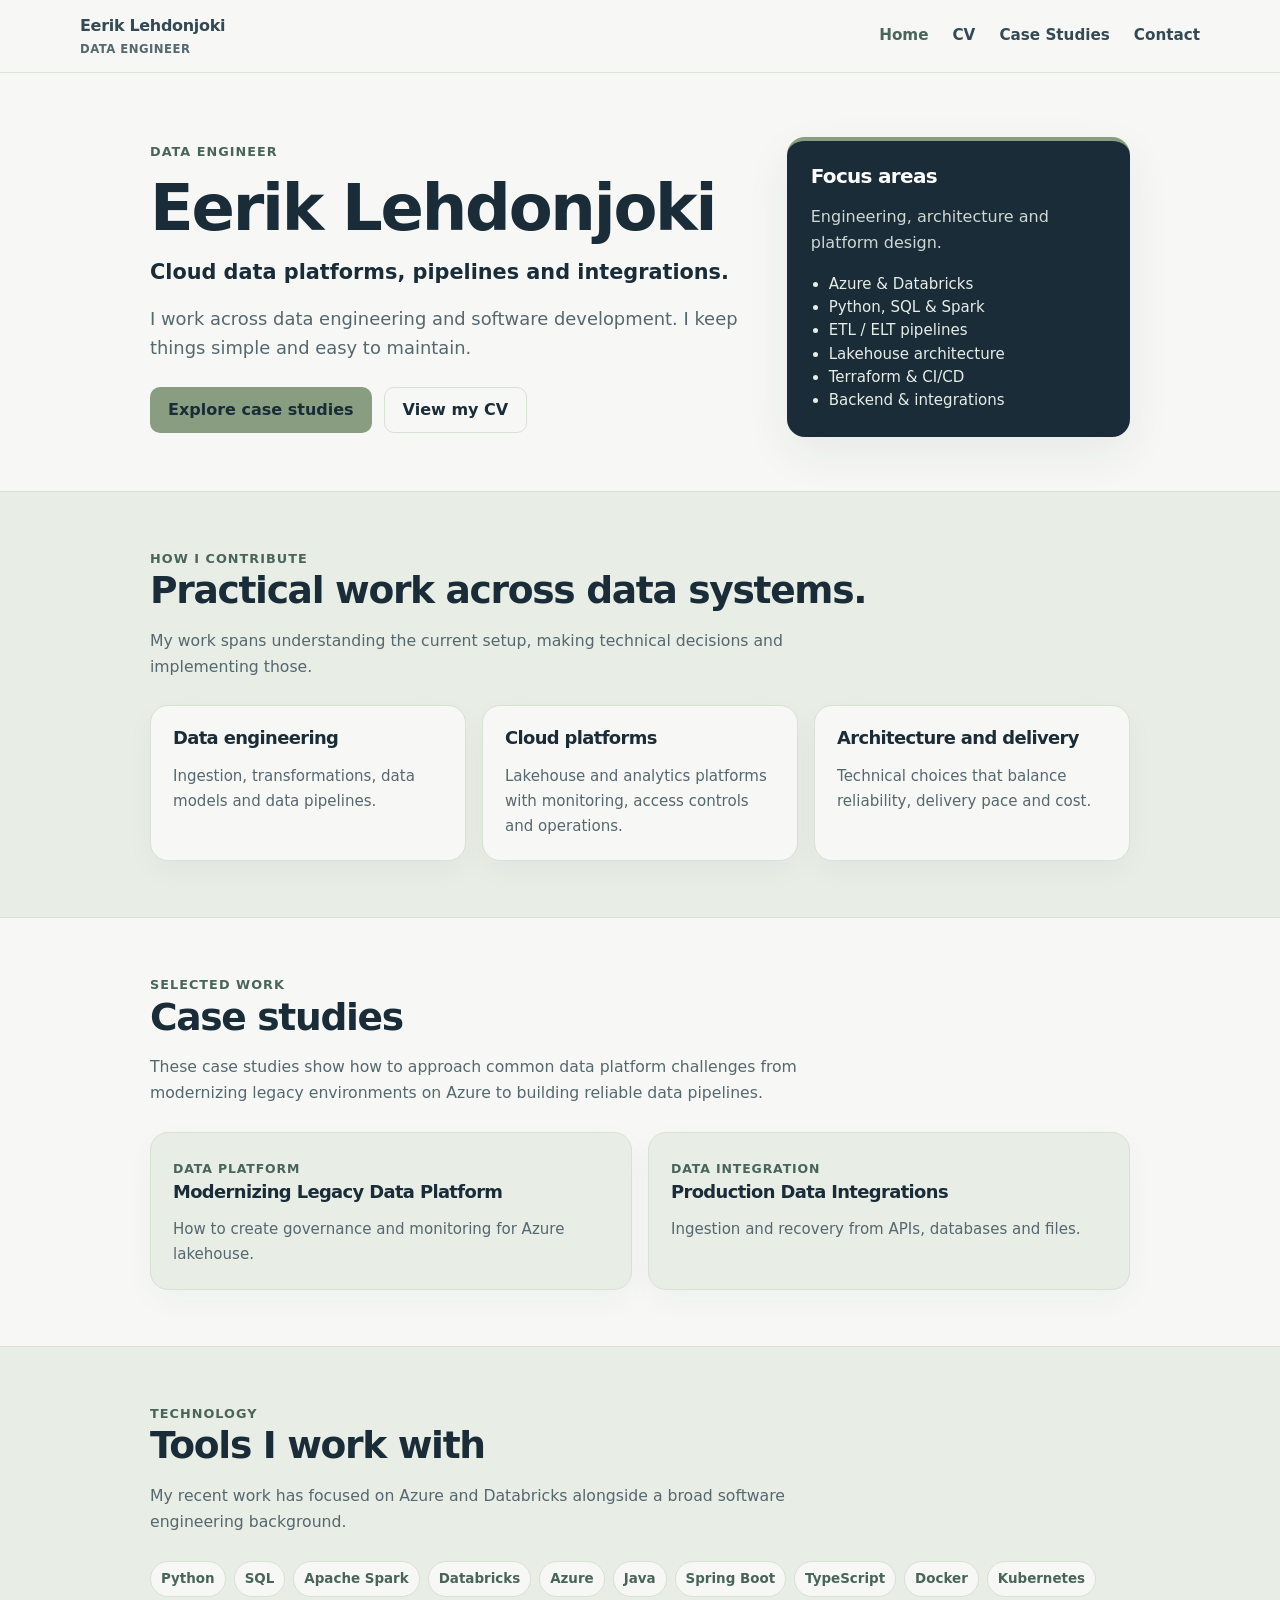
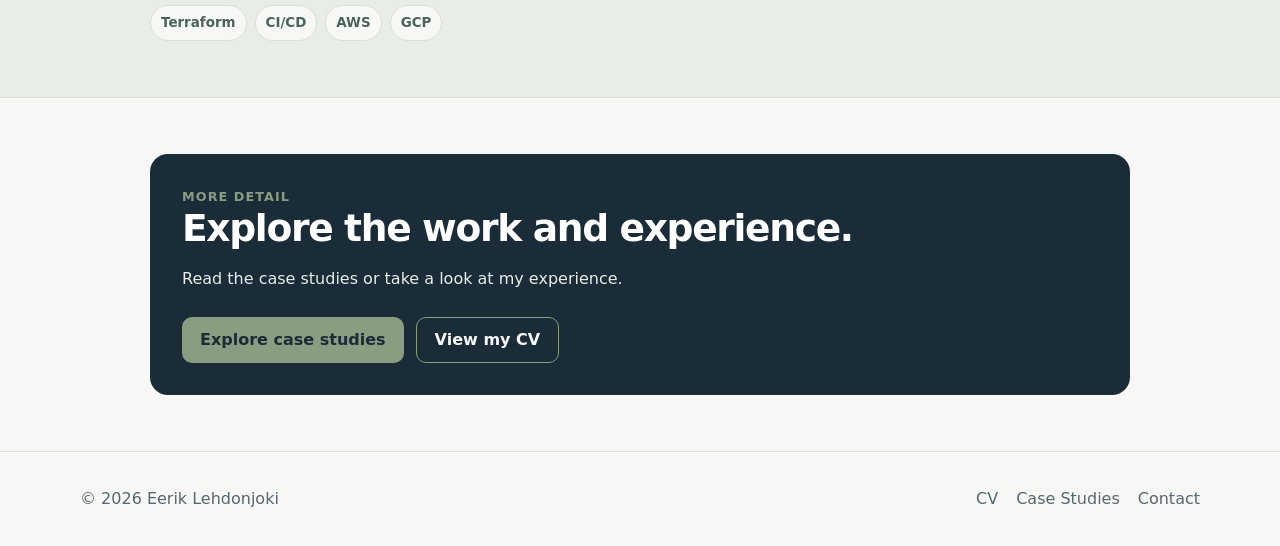
<file: index.html>
<!doctype html>
<html lang="en">
<head>
  <meta charset="utf-8">
  <meta name="viewport" content="width=device-width,initial-scale=1">
  <meta name="description" content="Data Engineer focused on Data platforms, pipelines and integrations.">
  <title>Eerik Lehdonjoki | Data Engineer</title>
  <link rel="icon" type="image/svg+xml" href="favicon.svg">
  <link rel="stylesheet" href="styles.css">
</head>
<body>
<header class="site-header">
  <div class="container nav">
    <a class="brand" href="./">Eerik Lehdonjoki<small>Data Engineer</small></a>
    <button class="menu-button" aria-expanded="false" aria-controls="nav-links">Menu</button>
    <nav id="nav-links" class="nav-links" aria-label="Main navigation">
      <a aria-current="page" href="./">Home</a><a href="cv.html">CV</a><a href="case-studies.html">Case Studies</a><a href="contact.html">Contact</a>
    </nav>
  </div>
</header>

<main class="home-page">
  <section class="hero">
    <div class="container hero-grid">
      <div>
        <div class="eyebrow">Data Engineer</div>
        <h1>Eerik Lehdonjoki</h1>
        <p class="home-specialty">Cloud data platforms, pipelines and integrations.</p>
        <p class="lead">I work across data engineering and software development. I keep things simple and easy to maintain.</p>
        <div class="actions"><a class="button" href="case-studies.html">Explore case studies</a><a class="button secondary" href="cv.html">View my CV</a></div>
      </div>
      <aside class="hero-card">
        <h2>Focus areas</h2>
        <p>Engineering, architecture and platform design.</p>
        <ul><li>Azure & Databricks</li><li>Python, SQL & Spark</li><li>ETL / ELT pipelines</li><li>Lakehouse architecture</li><li>Terraform & CI/CD</li><li>Backend & integrations</li></ul>
      </aside>
    </div>
  </section>

  <section class="section white" aria-labelledby="home-work-heading">
    <div class="container">
      <div class="eyebrow">How I contribute</div><h2 id="home-work-heading">Practical work across data systems.</h2>
      <p class="section-intro">My work spans understanding the current setup, making technical decisions and implementing those.</p>
      <div class="grid-3">
        <article class="card"><h3>Data engineering</h3><p>Ingestion, transformations, data models and data pipelines.</p></article>
        <article class="card"><h3>Cloud platforms</h3><p>Lakehouse and analytics platforms with monitoring, access controls and operations.</p></article>
        <article class="card"><h3>Architecture and delivery</h3><p>Technical choices that balance reliability, delivery pace and cost.</p></article>
      </div>
    </div>
  </section>

  <section class="section" aria-labelledby="home-cases-heading">
    <div class="container">
      <div class="eyebrow">Selected work</div><h2 id="home-cases-heading">Case studies</h2>
      <p class="section-intro">These case studies show how to approach common data platform challenges from modernizing legacy environments on Azure to building reliable data pipelines.</p>
      <div class="grid-2">
        <a class="card card-link" href="case-studies.html#case-modernizing-a-legacy-data-platform-into-an-azure-lakehouse"><span class="kicker">Data platform</span><h3>Modernizing Legacy Data Platform</h3><p>How to create governance and monitoring for Azure lakehouse.</p></a>
        <a class="card card-link" href="case-studies.html#case-production-data-integrations"><span class="kicker">Data integration</span><h3>Production Data Integrations</h3><p>Ingestion and recovery from APIs, databases and files.</p></a>
      </div>
    </div>
  </section>

  <section class="section white" aria-labelledby="home-tech-heading">
    <div class="container">
      <div class="eyebrow">Technology</div><h2 id="home-tech-heading">Tools I work with</h2>
      <p class="section-intro">My recent work has focused on Azure and Databricks alongside a broad software engineering background.</p>
      <div class="tech-list"><span>Python</span><span>SQL</span><span>Apache Spark</span><span>Databricks</span><span>Azure</span><span>Java</span><span>Spring Boot</span><span>TypeScript</span><span>Docker</span><span>Kubernetes</span><span>Terraform</span><span>CI/CD</span><span>AWS</span><span>GCP</span></div>
    </div>
  </section>

  <section class="section">
    <div class="container cta">
      <div class="eyebrow">More detail</div><h2>Explore the work and experience.</h2>
      <p>Read the case studies or take a look at my experience.</p>
      <div class="actions"><a class="button" href="case-studies.html">Explore case studies</a><a class="button secondary" href="cv.html">View my CV</a></div>
    </div>
  </section>
</main>

<footer class="site-footer"><div class="container footer-grid"><span>© 2026 Eerik Lehdonjoki</span><div class="footer-links"><a href="cv.html">CV</a><a href="case-studies.html">Case Studies</a><a href="contact.html">Contact</a></div></div></footer>
<script src="script.js"></script>
</body>
</html>
</file>
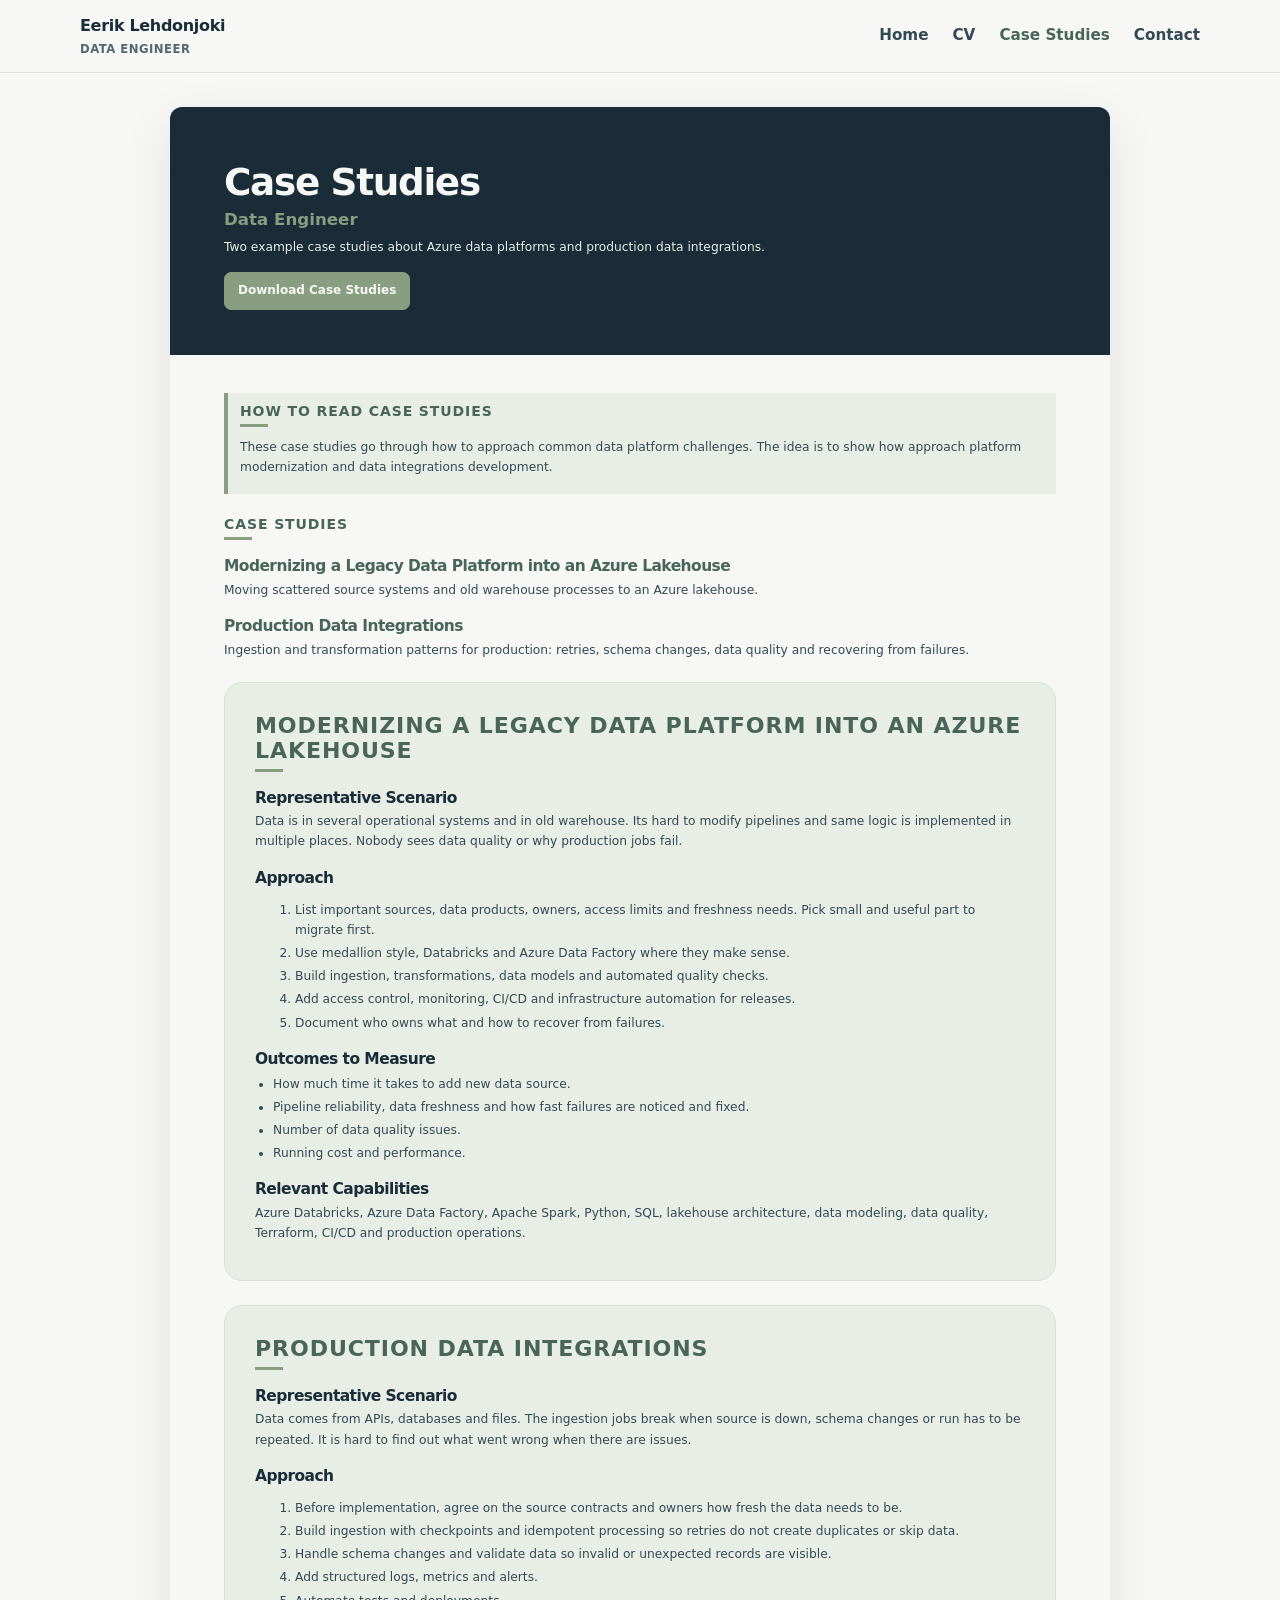
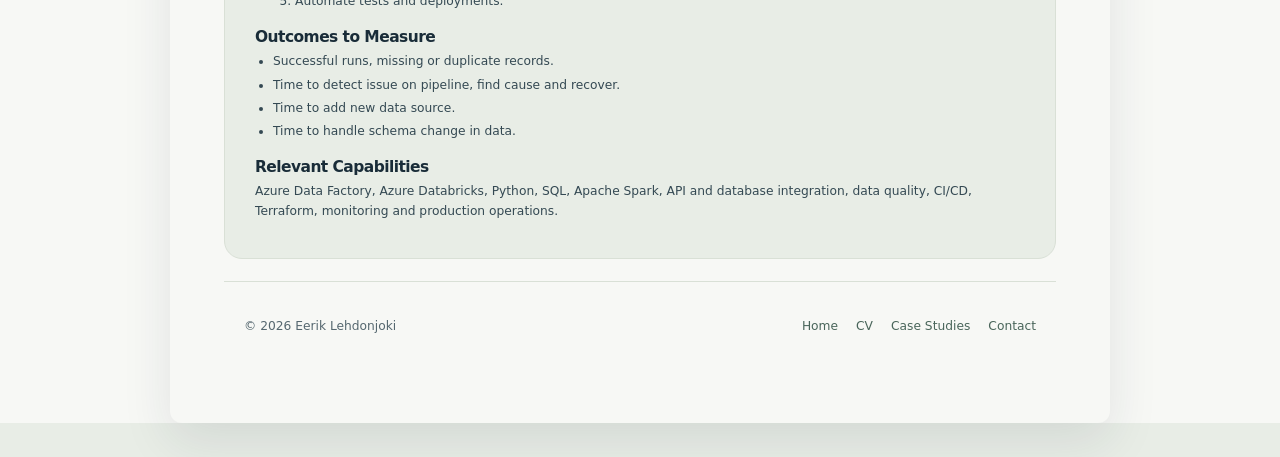
<file: case-studies.html>
<!doctype html>
<html lang="en">
<head>
  <meta charset="utf-8">
  <meta name="viewport" content="width=device-width,initial-scale=1">
  <title>Case Studies | Eerik Lehdonjoki</title>
  <link rel="stylesheet" href="styles.css">
  <link rel="stylesheet" href="cv.css">
  <link rel="stylesheet" href="web.css">
  <meta name="description" content="Eerik Lehdonjoki | Data Engineer. Explore my CV, case studies, and data engineering work.">
  <link rel="icon" type="image/svg+xml" href="favicon.svg">
</head>
<body>
<header class="site-header">
  <div class="container nav">
    <a class="brand" href="./">Eerik Lehdonjoki<small>Data Engineer</small></a>
    <button class="menu-button" aria-expanded="false" aria-controls="nav-links">Menu</button>
    <nav id="nav-links" class="nav-links" aria-label="Main navigation">
      <a href="./">Home</a>
      <a href="cv.html">CV</a>
      <a aria-current="page" href="case-studies.html">Case Studies</a>
      <a href="contact.html">Contact</a>
    </nav>
  </div>
</header>
<div class="page-shell">
<main class="case-studies-page">
<section id="case-studies" class="hero">
<h1>Case Studies</h1>
<p><strong>Data Engineer</strong></p>
<p>Two example case studies about Azure data platforms and production data integrations.</p>
<p><a href="Eerik_Lehdonjoki_Case_Studies.pdf" class="download-button">Download Case Studies</a></p>
</section>
<section id="how-to-read-case-studies" class="intro">
<h2>How To Read Case Studies</h2>
<p>These case studies go through how to approach common data platform challenges. The idea is to show how approach platform modernization and data integrations development.</p>
</section>
<h2 id="case-studies-1">Case Studies</h2>
<h3 id="modernizing-a-legacy-data-platform-into-an-azure-lakehouse"><a href="#case-modernizing-a-legacy-data-platform-into-an-azure-lakehouse">Modernizing a Legacy Data Platform into an Azure Lakehouse</a></h3>
<p>Moving scattered source systems and old warehouse processes to an Azure lakehouse.</p>
<h3 id="production-data-integrations"><a href="#case-production-data-integrations">Production Data Integrations</a></h3>
<p>Ingestion and transformation patterns for production: retries, schema changes, data quality and recovering from failures.</p>
<div id="case-azure-lakehouse-modernization" class="case">
<h2 id="case-modernizing-a-legacy-data-platform-into-an-azure-lakehouse">Modernizing a Legacy Data Platform into an Azure Lakehouse</h2>
<h3 id="representative-scenario">Representative Scenario</h3>
<p>Data is in several operational systems and in old warehouse. Its hard to modify pipelines and same logic is implemented in multiple places. Nobody sees data quality or why production jobs fail.</p>
<h3 id="approach">Approach</h3>
<ol type="1">
<li>List important sources, data products, owners, access limits and freshness needs. Pick small and useful part to migrate first.</li>
<li>Use medallion style, Databricks and Azure Data Factory where they make sense.</li>
<li>Build ingestion, transformations, data models and automated quality checks.</li>
<li>Add access control, monitoring, CI/CD and infrastructure automation for releases.</li>
<li>Document who owns what and how to recover from failures.</li>
</ol>
<h3 id="outcomes-to-measure">Outcomes to Measure</h3>
<ul>
<li>How much time it takes to add new data source.</li>
<li>Pipeline reliability, data freshness and how fast failures are noticed and fixed.</li>
<li>Number of data quality issues.</li>
<li>Running cost and performance.</li>
</ul>
<h3 id="relevant-capabilities">Relevant Capabilities</h3>
<p>Azure Databricks, Azure Data Factory, Apache Spark, Python, SQL, lakehouse architecture, data modeling, data quality, Terraform, CI/CD and production operations.</p>
</div>
<div id="case-reliable-data-integrations" class="case">
<h2 id="case-production-data-integrations">Production Data Integrations</h2>
<h3 id="representative-scenario-1">Representative Scenario</h3>
<p>Data comes from APIs, databases and files. The ingestion jobs break when source is down, schema changes or run has to be repeated. It is hard to find out what went wrong when there are issues.</p>
<h3 id="approach-1">Approach</h3>
<ol type="1">
<li>Before implementation, agree on the source contracts and owners how fresh the data needs to be.</li>
<li>Build ingestion with checkpoints and idempotent processing so retries do not create duplicates or skip data.</li>
<li>Handle schema changes and validate data so invalid or unexpected records are visible.</li>
<li>Add structured logs, metrics and alerts.</li>
<li>Automate tests and deployments.</li>
</ol>
<h3 id="outcomes-to-measure-1">Outcomes to Measure</h3>
<ul>
<li>Successful runs, missing or duplicate records.</li>
<li>Time to detect issue on pipeline, find cause and recover.</li>
<li>Time to add new data source.</li>
<li>Time to handle schema change in data.</li>
</ul>
<h3 id="relevant-capabilities-1">Relevant Capabilities</h3>
<p>Azure Data Factory, Azure Databricks, Python, SQL, Apache Spark, API and database integration, data quality, CI/CD, Terraform, monitoring and production operations.</p>
</div>
</main>
<footer class="site-footer">
  <div class="container footer-grid">
    <span>© 2026 Eerik Lehdonjoki</span>
    <div class="footer-links">
      <a href="./">Home</a>
      <a href="cv.html">CV</a>
      <a href="case-studies.html">Case Studies</a>
      <a href="contact.html">Contact</a>
    </div>
  </div>
</footer>
</div>
<script src="script.js"></script>
</body>
</html>
</file>
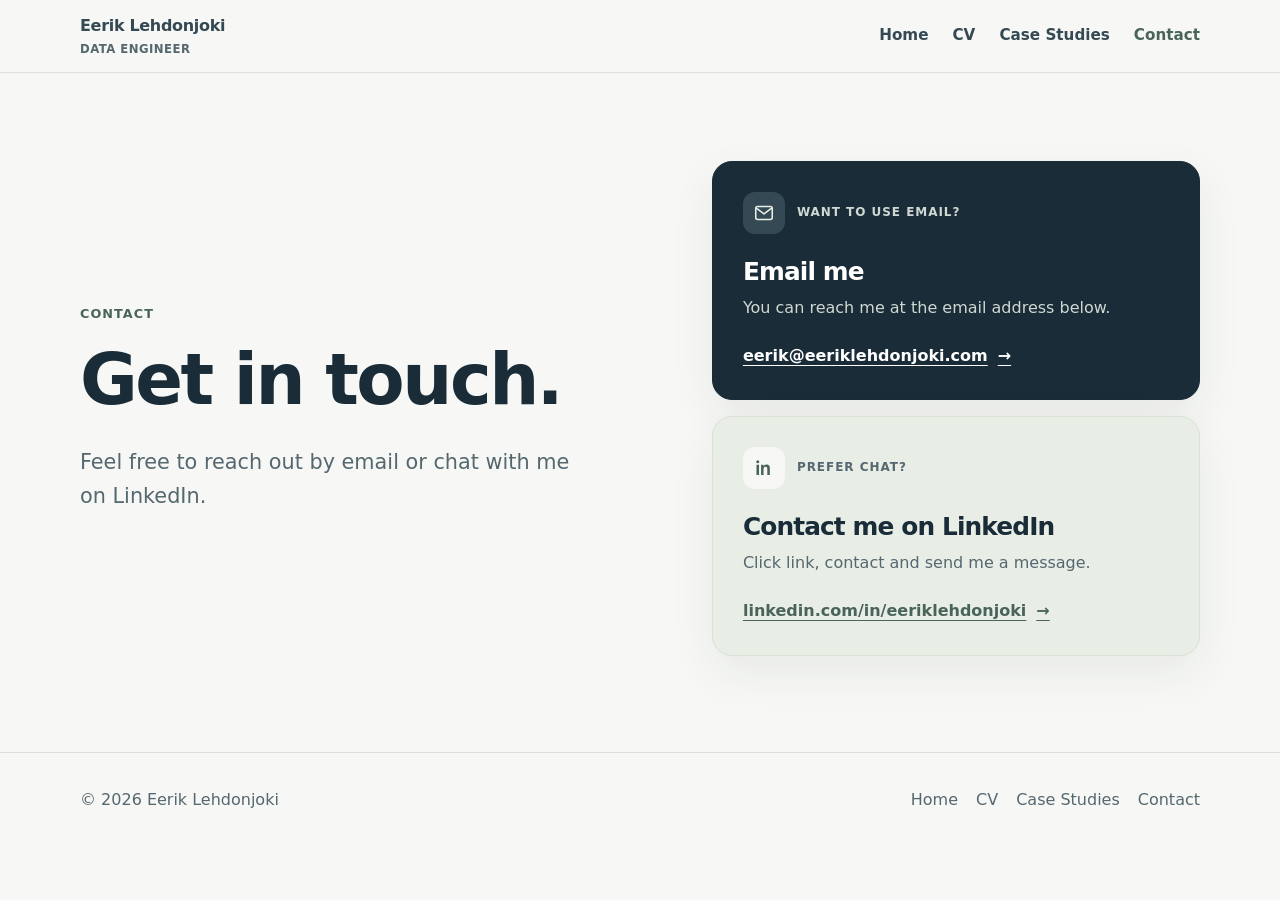
<file: contact.html>
<!doctype html>
<html lang="en">
<head>
  <meta charset="utf-8">
  <meta name="viewport" content="width=device-width,initial-scale=1">
  <meta name="description" content="Contact Eerik Lehdonjoki by email or on LinkedIn.">
  <title>Contact | Eerik Lehdonjoki</title>
  <link rel="icon" type="image/svg+xml" href="favicon.svg">
  <link rel="stylesheet" href="styles.css">
</head>
<body>
<header class="site-header">
  <div class="container nav">
    <a class="brand" href="./">Eerik Lehdonjoki<small>Data Engineer</small></a>
    <button class="menu-button" aria-expanded="false" aria-controls="nav-links">Menu</button>
    <nav id="nav-links" class="nav-links" aria-label="Main navigation">
      <a href="./">Home</a><a href="cv.html">CV</a><a href="case-studies.html">Case Studies</a><a aria-current="page" href="contact.html">Contact</a>
    </nav>
  </div>
</header>

<main class="contact-page">
  <section class="contact-section" aria-labelledby="contact-heading">
    <div class="container contact-layout">
      <div class="contact-intro">
        <div class="eyebrow">Contact</div>
        <h1 id="contact-heading">Get in touch.</h1>
        <p class="lead">Feel free to reach out by email or chat with me on LinkedIn.</p>
      </div>

      <div class="contact-options">
        <article class="contact-card contact-card-email">
          <div class="contact-card-top">
            <span class="contact-icon" aria-hidden="true">
              <svg viewBox="0 0 24 24" fill="none" stroke="currentColor" stroke-width="1.7" stroke-linecap="round" stroke-linejoin="round"><rect x="3" y="5" width="18" height="14" rx="2"></rect><path d="m4 7 8 6 8-6"></path></svg>
            </span>
            <span class="contact-card-label">Want to use email?</span>
          </div>
          <h2>Email me</h2>
          <p>You can reach me at the email address below.</p>
          <a class="contact-link" href="mailto:eerik@eeriklehdonjoki.com">eerik@eeriklehdonjoki.com <span aria-hidden="true">&rarr;</span></a>
        </article>

        <article class="contact-card contact-card-linkedin">
          <div class="contact-card-top">
            <span class="contact-icon" aria-hidden="true">
              <svg viewBox="0 0 24 24" fill="currentColor"><path d="M5.2 3.5a1.7 1.7 0 1 1 0 3.4 1.7 1.7 0 0 1 0-3.4ZM3.8 8.5h2.8v11H3.8v-11Zm5 0h2.7V10h.1c.4-.8 1.4-1.8 3.1-1.8 3.1 0 3.7 2 3.7 4.7v6.6h-2.8v-5.8c0-1.4 0-3.2-1.9-3.2s-2.2 1.5-2.2 3.1v5.9H8.8v-11Z"></path></svg>
            </span>
            <span class="contact-card-label">Prefer chat?</span>
          </div>
          <h2>Contact me on LinkedIn</h2>
          <p>Click link, contact and send me a message.</p>
          <a class="contact-link" href="https://www.linkedin.com/in/eeriklehdonjoki/">linkedin.com/in/eeriklehdonjoki <span aria-hidden="true">&rarr;</span></a>
        </article>
      </div>
    </div>
  </section>
</main>

<footer class="site-footer"><div class="container footer-grid"><span>© 2026 Eerik Lehdonjoki</span><div class="footer-links"><a href="./">Home</a><a href="cv.html">CV</a><a href="case-studies.html">Case Studies</a><a href="contact.html">Contact</a></div></div></footer>
<script src="script.js"></script>
</body>
</html>
</file>
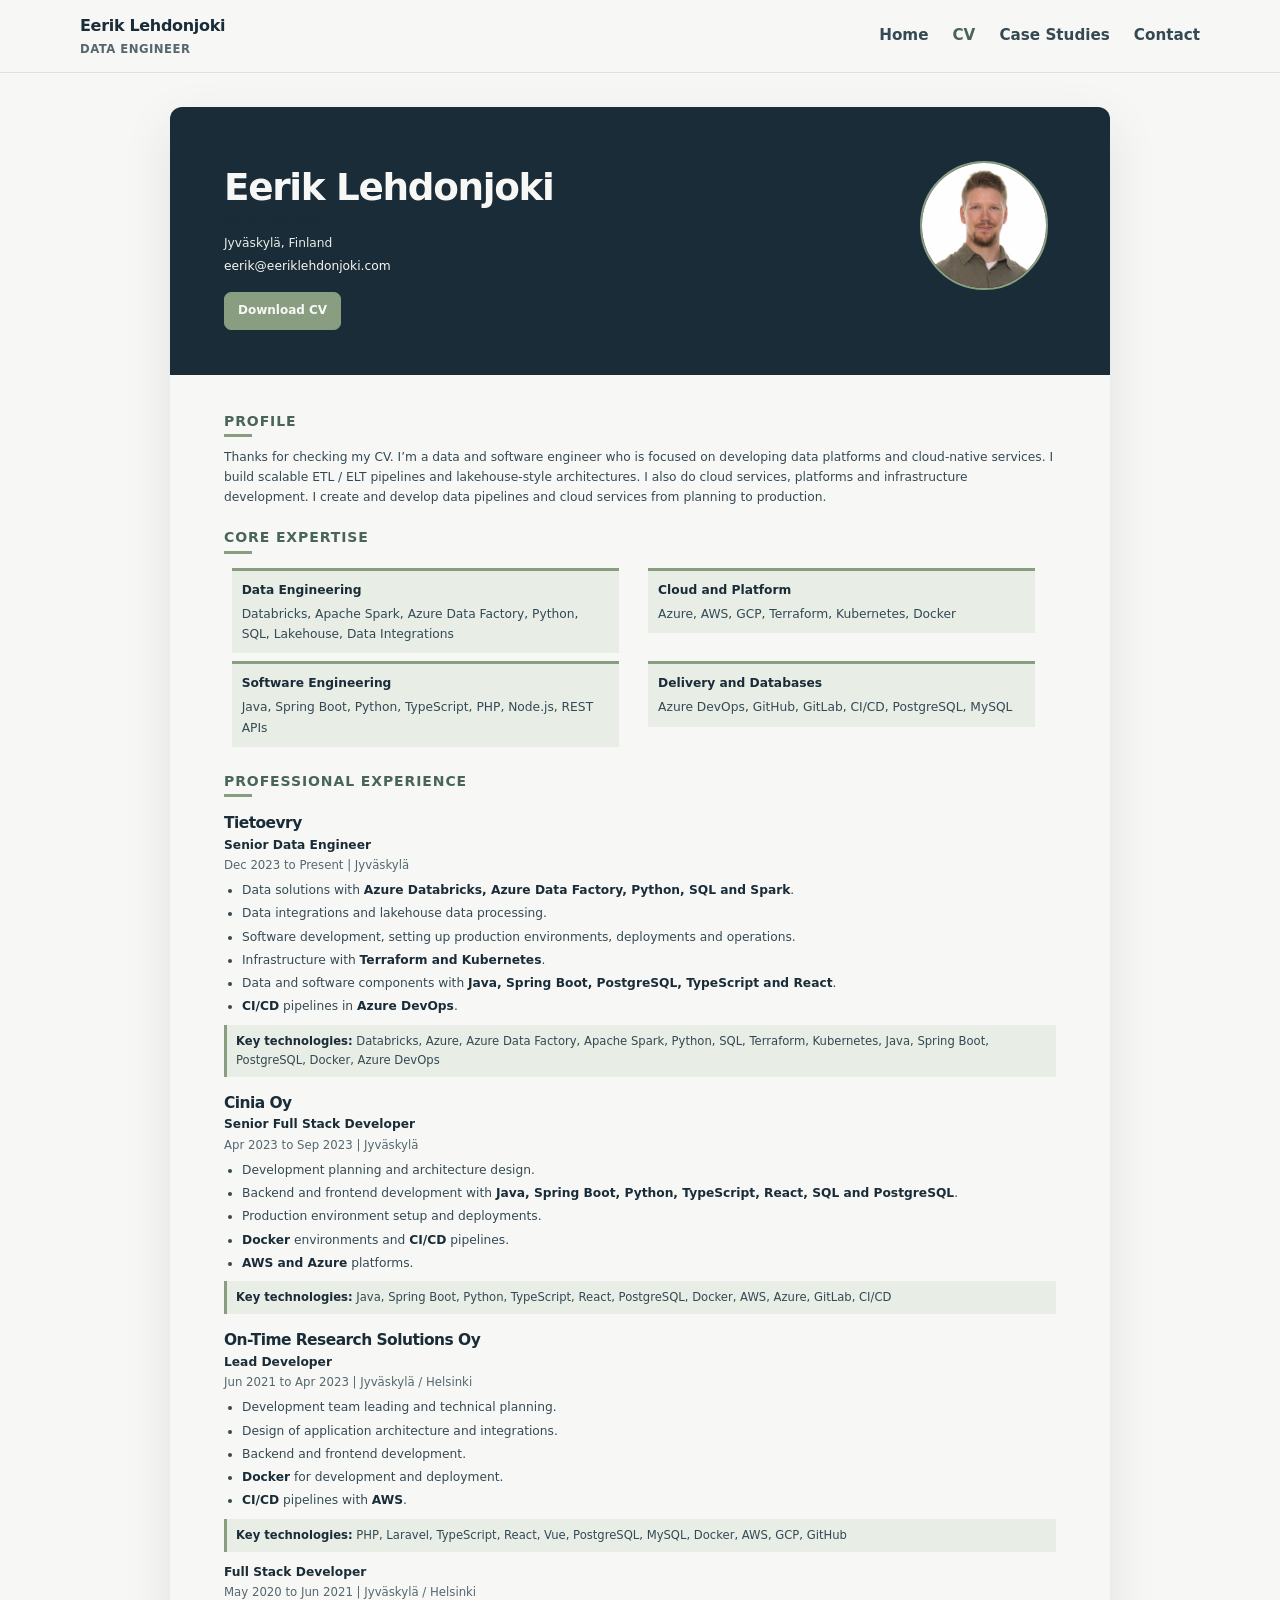
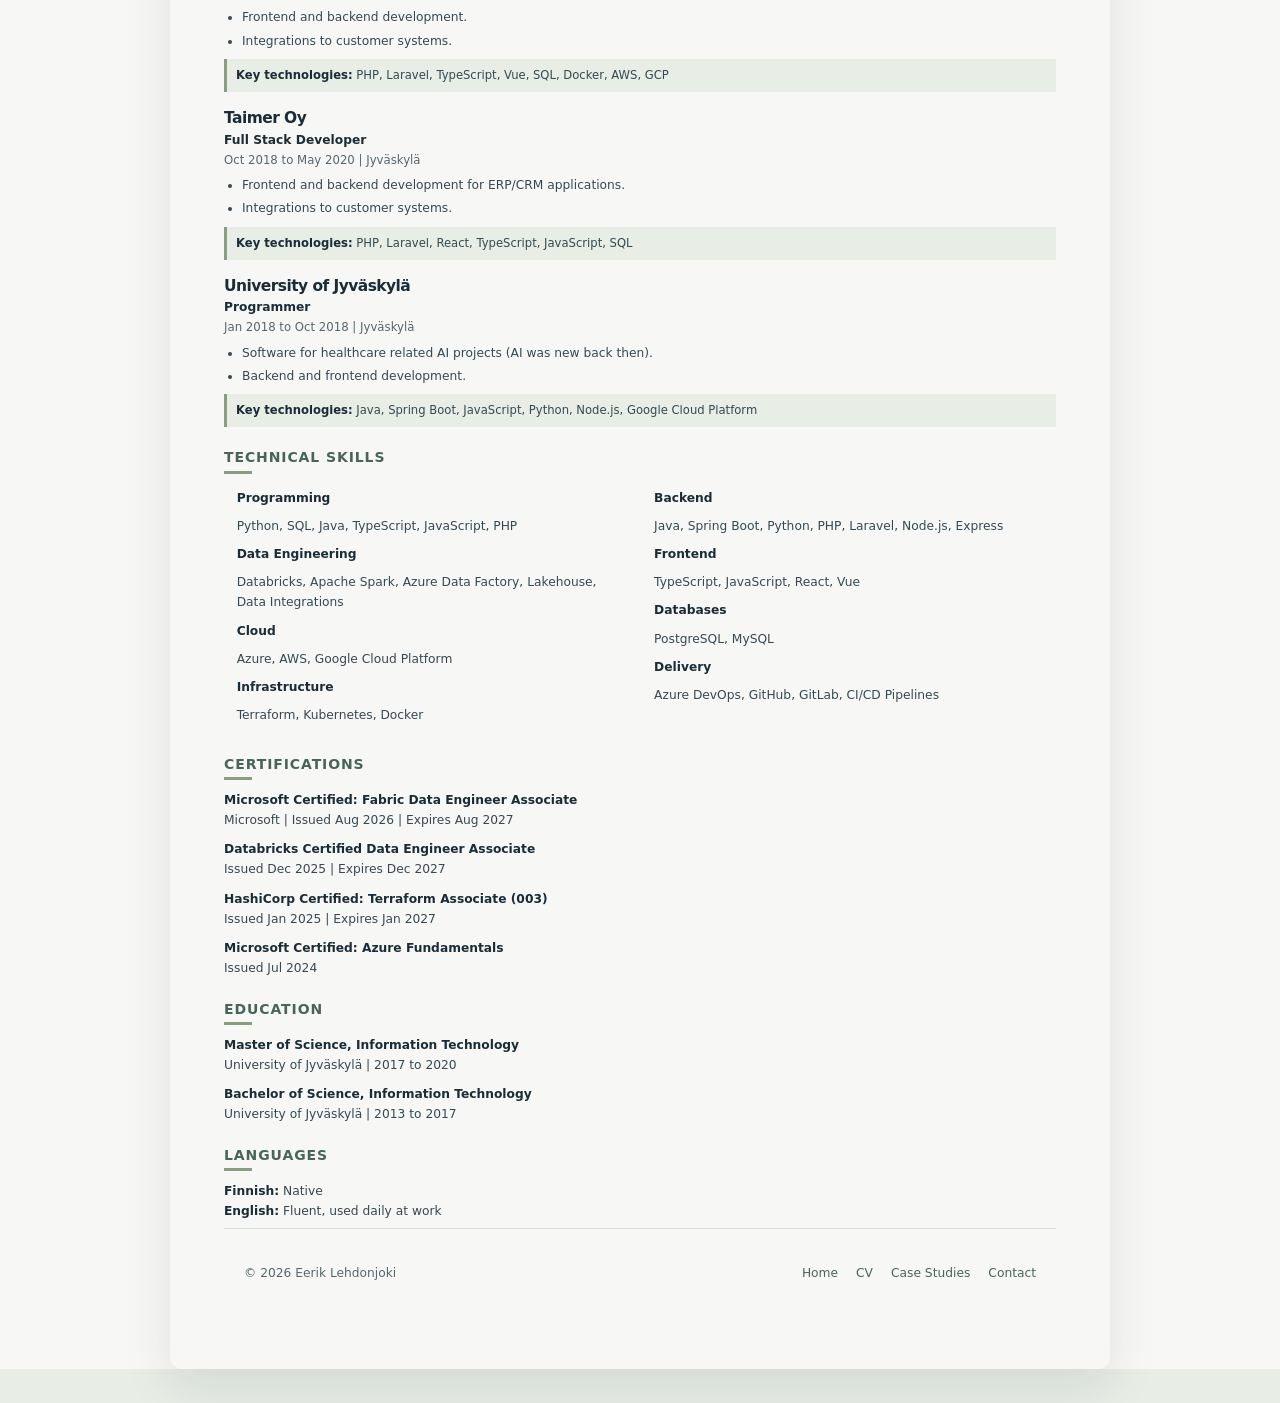
<file: cv.html>
<!doctype html>
<html lang="en">
<head>
  <meta charset="utf-8">
  <meta name="viewport" content="width=device-width,initial-scale=1">
  <title>CV | Eerik Lehdonjoki</title>
  <link rel="stylesheet" href="styles.css">
  <link rel="stylesheet" href="cv.css">
  <link rel="stylesheet" href="web.css">
  <meta name="description" content="Eerik Lehdonjoki | Data Engineer. Explore my CV, case studies, and data engineering work.">
  <link rel="icon" type="image/svg+xml" href="favicon.svg">
  <style>
    @media print {
      .site-header,
      .site-footer {
        display: none;
      }

      .page-shell {
        max-width: none;
        margin: 0;
        padding: 0;
        box-shadow: none;
      }
    }
  </style>
</head>
<body>
<header class="site-header">
  <div class="container nav">
    <a class="brand" href="./">Eerik Lehdonjoki<small>Data Engineer</small></a>
    <button class="menu-button" aria-expanded="false" aria-controls="nav-links">Menu</button>
    <nav id="nav-links" class="nav-links" aria-label="Main navigation">
      <a href="./">Home</a>
      <a aria-current="page" href="cv.html">CV</a>
      <a href="case-studies.html">Case Studies</a>
      <a href="contact.html">Contact</a>
    </nav>
  </div>
</header>
<div class="page-shell">
<main class="cv-page">
<div class="hero">
<p><img class="hero-photo" src="profile-photo.jpg" alt="Eerik Lehdonjoki"></p>
<h1 id="eerik-lehdonjoki">Eerik Lehdonjoki</h1>
<p><strong>Data Engineer</strong></p>
<p>Jyväskylä, Finland</p>
<p><a href="mailto:eerik@eeriklehdonjoki.com">eerik@eeriklehdonjoki.com</a></p>
<!-- PRIVATE_CONTACT -->
<p><a href="Eerik_Lehdonjoki_CV.pdf" class="download-button">Download CV</a></p>
</div>
<h2 id="profile">Profile</h2>
<p>Thanks for checking my CV. I’m a data and software engineer who is focused on developing data platforms and cloud-native services. I build scalable ETL / ELT pipelines and lakehouse-style architectures. I also do cloud services, platforms and infrastructure development. I create and develop data pipelines and cloud services from planning to production.</p>
<h2 id="core-expertise">Core Expertise</h2>
<div class="expertise-grid">
<div class="expertise-card">
<p><strong>Data Engineering</strong></p>
<p>Databricks, Apache Spark, Azure Data Factory, Python, SQL, Lakehouse, Data Integrations</p>
</div>
<div class="expertise-card">
<p><strong>Cloud and Platform</strong></p>
<p>Azure, AWS, GCP, Terraform, Kubernetes, Docker</p>
</div>
<div class="expertise-card">
<p><strong>Software Engineering</strong></p>
<p>Java, Spring Boot, Python, TypeScript, PHP, Node.js, REST APIs</p>
</div>
<div class="expertise-card">
<p><strong>Delivery and Databases</strong></p>
<p>Azure DevOps, GitHub, GitLab, CI/CD, PostgreSQL, MySQL</p>
</div>
</div>
<h2 id="professional-experience">Professional Experience</h2>
<h3 id="tietoevry">Tietoevry</h3>
<div class="role-header">
<p><strong>Senior Data Engineer</strong><br />
<em>Dec 2023 to Present | Jyväskylä</em></p>
</div>
<ul>
<li>Data solutions with <strong>Azure Databricks, Azure Data Factory, Python, SQL and Spark</strong>.</li>
<li>Data integrations and lakehouse data processing.</li>
<li>Software development, setting up production environments, deployments and operations.</li>
<li>Infrastructure with <strong>Terraform and Kubernetes</strong>.</li>
<li>Data and software components with <strong>Java, Spring Boot, PostgreSQL, TypeScript and React</strong>.</li>
<li><strong>CI/CD</strong> pipelines in <strong>Azure DevOps</strong>.</li>
</ul>
<div class="tech-stack">
<p><strong>Key technologies:</strong> Databricks, Azure, Azure Data Factory, Apache Spark, Python, SQL, Terraform, Kubernetes, Java, Spring Boot, PostgreSQL, Docker, Azure DevOps</p>
</div>
<h3 id="cinia-oy">Cinia Oy</h3>
<div class="role-header">
<p><strong>Senior Full Stack Developer</strong><br />
<em>Apr 2023 to Sep 2023 | Jyväskylä</em></p>
</div>
<ul>
<li>Development planning and architecture design.</li>
<li>Backend and frontend development with <strong>Java, Spring Boot, Python, TypeScript, React, SQL and PostgreSQL</strong>.</li>
<li>Production environment setup and deployments.</li>
<li><strong>Docker</strong> environments and <strong>CI/CD</strong> pipelines.</li>
<li><strong>AWS and Azure</strong> platforms.</li>
</ul>
<div class="tech-stack">
<p><strong>Key technologies:</strong> Java, Spring Boot, Python, TypeScript, React, PostgreSQL, Docker, AWS, Azure, GitLab, CI/CD</p>
</div>
<h3 id="on-time-research-solutions-oy">On-Time Research Solutions Oy</h3>
<div class="role-header">
<p><strong>Lead Developer</strong><br />
<em>Jun 2021 to Apr 2023 | Jyväskylä / Helsinki</em></p>
</div>
<ul>
<li>Development team leading and technical planning.</li>
<li>Design of application architecture and integrations.</li>
<li>Backend and frontend development.</li>
<li><strong>Docker</strong> for development and deployment.</li>
<li><strong>CI/CD</strong> pipelines with <strong>AWS</strong>.</li>
</ul>
<div class="tech-stack">
<p><strong>Key technologies:</strong> PHP, Laravel, TypeScript, React, Vue, PostgreSQL, MySQL, Docker, AWS, GCP, GitHub</p>
</div>
<div class="role-header">
<p><strong>Full Stack Developer</strong><br />
<em>May 2020 to Jun 2021 | Jyväskylä / Helsinki</em></p>
</div>
<ul>
<li>Frontend and backend development.</li>
<li>Integrations to customer systems.</li>
</ul>
<div class="tech-stack">
<p><strong>Key technologies:</strong> PHP, Laravel, TypeScript, Vue, SQL, Docker, AWS, GCP</p>
</div>
<h3 id="taimer-oy">Taimer Oy</h3>
<div class="role-header">
<p><strong>Full Stack Developer</strong><br />
<em>Oct 2018 to May 2020 | Jyväskylä</em></p>
</div>
<ul>
<li>Frontend and backend development for ERP/CRM applications.</li>
<li>Integrations to customer systems.</li>
</ul>
<div class="tech-stack">
<p><strong>Key technologies:</strong> PHP, Laravel, React, TypeScript, JavaScript, SQL</p>
</div>
<h3 id="university-of-jyväskylä">University of Jyväskylä</h3>
<div class="role-header">
<p><strong>Programmer</strong><br />
<em>Jan 2018 to Oct 2018 | Jyväskylä</em></p>
</div>
<ul>
<li>Software for healthcare related AI projects (AI was new back then).</li>
<li>Backend and frontend development.</li>
</ul>
<div class="tech-stack">
<p><strong>Key technologies:</strong> Java, Spring Boot, JavaScript, Python, Node.js, Google Cloud Platform</p>
</div>
<h2 id="technical-skills">Technical Skills</h2>
<div class="skills-columns">
<div class="skills-block">
<p><strong>Programming</strong></p>
<p>Python, SQL, Java, TypeScript, JavaScript, PHP</p>
<p><strong>Data Engineering</strong></p>
<p>Databricks, Apache Spark, Azure Data Factory, Lakehouse, Data Integrations</p>
<p><strong>Cloud</strong></p>
<p>Azure, AWS, Google Cloud Platform</p>
<p><strong>Infrastructure</strong></p>
<p>Terraform, Kubernetes, Docker</p>
</div>
<div class="skills-block">
<p><strong>Backend</strong></p>
<p>Java, Spring Boot, Python, PHP, Laravel, Node.js, Express</p>
<p><strong>Frontend</strong></p>
<p>TypeScript, JavaScript, React, Vue</p>
<p><strong>Databases</strong></p>
<p>PostgreSQL, MySQL</p>
<p><strong>Delivery</strong></p>
<p>Azure DevOps, GitHub, GitLab, CI/CD Pipelines</p>
</div>
</div>
<h2 id="certifications">Certifications</h2>
<div class="compact-list">
<p><strong>Microsoft Certified: Fabric Data Engineer Associate</strong><br />
Microsoft | Issued Aug 2026 | Expires Aug 2027</p>
<p><strong>Databricks Certified Data Engineer Associate</strong><br />
Issued Dec 2025 | Expires Dec 2027</p>
<p><strong>HashiCorp Certified: Terraform Associate (003)</strong><br />
Issued Jan 2025 | Expires Jan 2027</p>
<p><strong>Microsoft Certified: Azure Fundamentals</strong><br />
Issued Jul 2024</p>
</div>
<h2 id="education">Education</h2>
<div class="compact-list">
<p><strong>Master of Science, Information Technology</strong><br />
University of Jyväskylä | 2017 to 2020</p>
<p><strong>Bachelor of Science, Information Technology</strong><br />
University of Jyväskylä | 2013 to 2017</p>
</div>
<h2 id="languages">Languages</h2>
<p><strong>Finnish:</strong> Native<br />
<strong>English:</strong> Fluent, used daily at work</p>
</main>
<footer class="site-footer">
  <div class="container footer-grid">
    <span>© 2026 Eerik Lehdonjoki</span>
    <div class="footer-links">
      <a href="./">Home</a>
      <a href="cv.html">CV</a>
      <a href="case-studies.html">Case Studies</a>
      <a href="contact.html">Contact</a>
    </div>
  </div>
</footer>
</div>
<script src="script.js"></script>
</body>
</html>
</file>
<file: styles.css>
:root {
  --bg: #f7f8f5;
  --surface: #e8ede6;
  --surface-2: #e8ede6;
  --text: #344953;
  --muted: #55676f;
  --line: #d9e0d6;
  --accent: #49655a;
  --accent-dark: #49655a;
  --brand: #899d80;
  --ink: #192c38;
  --max: 1120px;
  --radius: 18px;
  --shadow: 0 16px 45px rgba(25, 44, 56, .07);
}

* { box-sizing: border-box; }
html { scroll-behavior: smooth; }
body {
  margin: 0;
  font-family: Inter, ui-sans-serif, system-ui, -apple-system, BlinkMacSystemFont, "Segoe UI", sans-serif;
  color: var(--text);
  background: var(--bg);
  line-height: 1.65;
}
a { color: inherit; }
img { max-width: 100%; }
.container { width: min(var(--max), calc(100% - 40px)); margin: 0 auto; }

.site-header {
  position: sticky; top: 0; z-index: 20;
  border-bottom: 1px solid rgba(217, 224, 214, .9);
  background: rgba(247,248,245,.94);
  backdrop-filter: blur(14px);
}
.nav { min-height: 72px; display: flex; align-items: center; justify-content: space-between; gap: 28px; }
.brand { text-decoration: none; font-weight: 800; letter-spacing: -.02em; }
.brand small { display: block; color: var(--muted); font-weight: 600; font-size: .73rem; letter-spacing: .04em; text-transform: uppercase; }
.nav-links { display: flex; align-items: center; gap: 24px; }
.nav-links a { text-decoration: none; color: var(--text); font-weight: 650; font-size: .95rem; }
.nav-links a:hover, .nav-links a[aria-current="page"] { color: var(--accent); }
.menu-button { display: none; border: 1px solid var(--line); background: var(--bg); border-radius: 10px; padding: 8px 10px; font: inherit; }

.hero { padding: 94px 0 76px; }
.hero-grid { display: grid; grid-template-columns: minmax(0, 1.45fr) minmax(280px, .75fr); gap: 50px; align-items: center; }
.eyebrow { color: var(--accent); font-weight: 800; letter-spacing: .08em; text-transform: uppercase; font-size: .8rem; }
h1, h2, h3 { line-height: 1.15; color: var(--ink); letter-spacing: -.035em; }
h1 { font-size: clamp(2.8rem, 7vw, 5.8rem); margin: 14px 0 24px; }
h2 { font-size: clamp(2rem, 4.2vw, 3.1rem); margin: 0 0 18px; }
h3 { font-size: 1.22rem; margin: 0 0 10px; color: var(--text); }
.lead { max-width: 760px; font-size: clamp(1.08rem, 2vw, 1.3rem); color: var(--muted); }
.actions { display: flex; flex-wrap: wrap; gap: 12px; margin-top: 30px; }
.button { display: inline-flex; align-items: center; justify-content: center; min-height: 46px; padding: 0 18px; border-radius: 10px; text-decoration: none; font-weight: 800; background: var(--brand); color: var(--ink); }
.button:hover { background: var(--accent-dark); color: #f7f8f5; }
.button.secondary { background: transparent; color: var(--ink); border: 1px solid var(--line); }
.button.secondary:hover { background: var(--surface-2); }
.hero-card { background: var(--ink); border-top: 4px solid var(--brand); color: #e8ede6; border-radius: 24px; padding: 30px; box-shadow: var(--shadow); }
.hero-card h2 { color: white; font-size: 1.45rem; }
.hero-card p { color: #cfd8d2; }
.hero-card ul { padding-left: 18px; margin-bottom: 0; }

.section { padding: 78px 0; }
.section.white { background: var(--surface); border-top: 1px solid var(--line); border-bottom: 1px solid var(--line); }
.section-intro { max-width: 760px; color: var(--muted); margin-bottom: 34px; }
.grid-3 { display: grid; grid-template-columns: repeat(3, minmax(0,1fr)); gap: 22px; }
.grid-2 { display: grid; grid-template-columns: repeat(2, minmax(0,1fr)); gap: 22px; }
.card { background: var(--surface); border: 1px solid var(--line); border-radius: var(--radius); padding: 26px; box-shadow: 0 10px 30px rgba(25,44,56,.035); }
.section.white .card { background: var(--bg); }
.card h3 { color: var(--ink); }
.card p { color: var(--muted); margin-bottom: 0; }
.card-link { text-decoration: none; transition: transform .15s ease, box-shadow .15s ease; }
.card-link:hover { transform: translateY(-2px); box-shadow: var(--shadow); }
.kicker { color: var(--accent); font-weight: 800; font-size: .78rem; text-transform: uppercase; letter-spacing: .07em; }

.tech-list { display: flex; flex-wrap: wrap; gap: 10px; }
.tech-list span { border: 1px solid var(--line); background: var(--bg); color: var(--accent); border-radius: 999px; padding: 7px 12px; font-weight: 700; font-size: .9rem; }

.stats { display: grid; grid-template-columns: repeat(3, 1fr); gap: 16px; margin-top: 28px; }
.stat { padding: 20px; border-radius: 14px; background: var(--bg); border: 1px solid var(--line); }
.stat strong { display: block; font-size: 1.5rem; color: var(--ink); }
.stat span { color: var(--muted); font-size: .92rem; }

.page-hero { padding: 72px 0 44px; }
.page-hero h1 { font-size: clamp(2.6rem, 6vw, 4.7rem); }
.breadcrumb { color: var(--muted); font-size: .92rem; margin-bottom: 18px; }
.breadcrumb a { color: var(--accent); text-decoration: none; }

.cv-layout { display: grid; grid-template-columns: 1.8fr .8fr; gap: 36px; align-items: start; }
.cv-section { padding: 28px 0; border-top: 1px solid var(--line); }
.cv-section:first-child { border-top: 0; padding-top: 0; }
.cv-meta { background: var(--surface); border: 1px solid var(--line); border-radius: var(--radius); padding: 24px; position: sticky; top: 100px; }
.cv-meta dl { margin: 0; }
.cv-meta dt { font-weight: 800; color: var(--ink); margin-top: 16px; }
.cv-meta dt:first-child { margin-top: 0; }
.cv-meta dd { margin: 2px 0 0; color: var(--muted); }

.case { padding: 30px; background: var(--surface); border: 1px solid var(--line); border-radius: var(--radius); }
.case + .case { margin-top: 24px; }
.case-grid { display: grid; grid-template-columns: .7fr 1.3fr; gap: 26px; }
.case h2 { font-size: 1.8rem; }
.article .case h2 { margin-top: 0; }
.case ul { margin-bottom: 0; }
.note { padding: 18px 20px; border-left: 4px solid var(--brand); background: var(--surface); border-radius: 10px; color: var(--text); }

.article-layout { display: grid; grid-template-columns: minmax(0, 1fr) 250px; gap: 46px; align-items: start; }
.article { max-width: 780px; }
.article h2 { margin-top: 54px; font-size: 2rem; }
.article h3 { margin-top: 32px; }
.article p, .article li { color: var(--text); }
.article pre { overflow-x: auto; padding: 22px; background: var(--ink); color: #e8ede6; border-radius: 14px; line-height: 1.5; }
.article table { width: 100%; border-collapse: collapse; margin: 26px 0; background: var(--surface); }
.article th, .article td { text-align: left; padding: 13px; border: 1px solid var(--line); vertical-align: top; }
.article th { background: var(--surface-2); color: var(--ink); }
.toc { position: sticky; top: 102px; border-left: 1px solid var(--line); padding-left: 20px; }
.toc strong { color: var(--ink); }
.toc a { display: block; color: var(--muted); text-decoration: none; padding: 6px 0; font-size: .92rem; }
.toc a:hover { color: var(--accent); }
.diagram { background: var(--surface); border: 1px solid var(--line); border-radius: var(--radius); padding: 28px; margin: 28px 0; }
.flow { display: grid; gap: 12px; }
.flow-box { padding: 18px; text-align: center; border: 1px solid var(--line); border-radius: 12px; background: var(--bg); font-weight: 800; }
.flow-arrow { text-align: center; color: var(--accent); font-weight: 900; }

.cta { padding: 40px; border-radius: 24px; background: var(--ink); color: #e8ede6; }
.cta h2 { color: white; }
.cta .eyebrow, .hero-card .eyebrow { color: var(--brand); }

.home-page .container { width: min(980px, calc(100% - 40px)); }
.home-page .hero { padding: 64px 0 54px; }
.home-page .hero-grid { grid-template-columns: minmax(0, 1.4fr) minmax(250px, .8fr); gap: 36px; }
.home-page h1 { max-width: 18ch; margin: 10px 0 18px; font-size: clamp(2.35rem, 4.2vw, 3.6rem); }
.home-page .hero h1 { max-width: none; margin: 10px 0 12px; font-size: clamp(2.8rem, 5vw, 4rem); }
.home-page .home-specialty { margin: 0 0 12px; color: var(--ink); font-size: clamp(1.08rem, 1.8vw, 1.3rem); font-weight: 700; line-height: 1.35; }
.home-page h2 { margin-bottom: 14px; font-size: clamp(1.7rem, 3.2vw, 2.35rem); }
.home-page h3 { font-size: 1.12rem; }
.home-page .lead { max-width: 620px; margin-bottom: 0; font-size: clamp(1rem, 1.5vw, 1.12rem); }
.home-page .actions { margin-top: 24px; }
.home-page .hero-card { padding: 24px; border-radius: 18px; }
.home-page .hero-card h2 { font-size: 1.25rem; }
.home-page .hero-card ul { padding-left: 18px; font-size: .94rem; line-height: 1.55; }
.home-page .section { padding: 56px 0; }
.home-page .section-intro { max-width: 680px; margin-bottom: 26px; font-size: .98rem; }
.home-page .grid-3, .home-page .grid-2 { gap: 16px; }
.home-page .card { padding: 22px; }
.home-page .card p { font-size: .94rem; }
.home-page .card-link { display: block; }
.home-page .tech-list { gap: 8px; }
.home-page .tech-list span { padding: 6px 10px; font-size: .84rem; }
.home-page .cta { padding: 32px; border-radius: 18px; }
.home-page .cta .button.secondary { color: #f7f8f5; border-color: var(--brand); background: transparent; }
.home-page .cta .button.secondary:hover { background: #344953; color: #f7f8f5; }

.contact-section { padding: 88px 0 96px; }
.contact-layout { display: grid; grid-template-columns: minmax(0, 1fr) minmax(0, .9fr); gap: clamp(40px, 7vw, 90px); align-items: center; }
.contact-intro h1 { max-width: 11ch; margin: 16px 0 24px; font-size: clamp(3rem, 5.5vw, 4.9rem); }
.contact-intro .lead { max-width: 490px; margin: 0; }
.contact-options { display: grid; gap: 16px; }
.contact-card { min-width: 0; padding: 30px; border: 1px solid var(--line); border-radius: 20px; background: var(--surface); box-shadow: var(--shadow); }
.contact-card-top { display: flex; align-items: center; gap: 12px; margin-bottom: 24px; }
.contact-icon { display: grid; width: 42px; height: 42px; flex: 0 0 42px; place-items: center; border-radius: 12px; background: var(--bg); color: var(--accent); }
.contact-icon svg { width: 22px; height: 22px; }
.contact-card-label { color: var(--muted); font-size: .75rem; font-weight: 800; letter-spacing: .08em; text-transform: uppercase; }
.contact-card h2 { margin: 0 0 8px; font-size: 1.55rem; }
.contact-card p { margin: 0 0 22px; color: var(--muted); }
.contact-link { display: inline-flex; align-items: baseline; gap: 10px; max-width: 100%; color: var(--accent-dark); font-weight: 750; text-decoration-thickness: 1px; text-underline-offset: 4px; overflow-wrap: anywhere; }
.contact-link span { flex: 0 0 auto; text-decoration: none; }
.contact-link:focus-visible { outline: 3px solid currentColor; outline-offset: 5px; border-radius: 2px; }
.contact-card-email { border-color: var(--ink); background: var(--ink); }
.contact-card-email .contact-icon { background: #344953; color: #e8ede6; }
.contact-card-email .contact-card-label, .contact-card-email p { color: #cfd8d2; }
.contact-card-email h2, .contact-card-email .contact-link { color: #fff; }
.contact-link:hover { text-decoration-thickness: 2px; }

.site-footer { padding: 34px 0; border-top: 1px solid var(--line); color: var(--muted); background: var(--bg); }
.footer-grid { display: flex; justify-content: space-between; gap: 30px; flex-wrap: wrap; }
.footer-links { display: flex; gap: 18px; flex-wrap: wrap; }
.footer-links a { text-decoration: none; }

@media (max-width: 860px) {
  .hero-grid, .cv-layout, .article-layout, .case-grid { grid-template-columns: 1fr; }
  .grid-3 { grid-template-columns: 1fr; }
  .grid-2 { grid-template-columns: 1fr; }
  .home-page .hero-grid, .home-page .grid-3, .home-page .grid-2 { grid-template-columns: 1fr; }
  .contact-layout { grid-template-columns: 1fr; gap: 40px; }
  .contact-intro h1 { max-width: 16ch; }
  .stats { grid-template-columns: 1fr; }
  .cv-meta, .toc { position: static; }
  .toc { border-left: 0; border-top: 1px solid var(--line); padding: 20px 0 0; }
}

@media (max-width: 720px) {
  .container { width: min(var(--max), calc(100% - 28px)); }
  .nav { min-height: 64px; }
  .menu-button { display: inline-block; }
  .nav-links { display: none; position: absolute; left: 14px; right: 14px; top: 68px; padding: 18px; background: var(--bg); border: 1px solid var(--line); border-radius: 14px; box-shadow: var(--shadow); flex-direction: column; align-items: stretch; gap: 12px; }
  .nav-links.open { display: flex; }
  .hero { padding-top: 64px; }
  .section { padding: 60px 0; }
  h1 { font-size: clamp(2.6rem, 15vw, 4.2rem); }
  .home-page .container { width: min(980px, calc(100% - 28px)); }
  .home-page .hero { padding: 44px 0 40px; }
  .home-page .hero h1 { font-size: clamp(2.25rem, 9.5vw, 3.1rem); }
  .home-page .home-specialty { font-size: 1.08rem; }
  .home-page .section { padding: 44px 0; }
  .home-page .card { padding: 20px; }
  .home-page .cta { padding: 24px; }
  .contact-section { padding: 50px 0 60px; }
  .contact-intro h1 { font-size: clamp(2.6rem, 11vw, 3.7rem); }
  .contact-card { padding: 24px; }
}

@media print {
  .site-header, .site-footer, .no-print { display: none !important; }
  body { background: #fff; }
  .page-hero, .section { padding: 28px 0; }
  .container { width: 100%; }
  .cv-layout { display: block; }
  .cv-meta { border: 0; padding: 0; margin-top: 24px; }
}
</file>
<file: cv.css>
@page {
    size: A4;
    margin: 13mm 15mm 14mm 15mm;
}

html {
    font-family: "Segoe UI", "DejaVu Sans", Arial, sans-serif;
    font-size: 9.2pt;
    line-height: 1.42;
    color: #344953;
}

body {
    margin: 0;
    padding: 0;
}

.hero {
    background-color: #192c38;
    color: #f7f8f5;
    padding: 15mm 13mm 12mm 13mm;
    margin: -13mm -15mm 10mm -15mm;
    overflow: hidden;
}

.hero-photo {
    float: right;
    width: 34mm;
    height: 34mm;
    margin: -2mm 2mm 0 6mm;
    border-radius: 50%;
    border: 2px solid #899d80;
    object-fit: cover;
}

.hero h1 {
    margin: 0 0 4px 0;
    font-size: 28pt;
    line-height: 1;
    font-weight: 700;
    color: #f7f8f5;
}

.hero p {
    margin: 3px 0 0 0;
    color: #e8ede6;
}

.hero p:first-of-type {
    font-size: 12.5pt;
    margin-top: 5px;
}

.hero p:first-of-type strong {
    color: #899d80;
}

.hero a {
    color: #f7f8f5;
    text-decoration: none;
}

.download-button {
    display: none;
}

.intro {
    background-color: #e8ede6;
    border-left-width: 4px;
    border-left-style: solid;
    border-left-color: #899d80;
    padding: 10px 12px;
    margin-bottom: 12px;
}

.intro h2 {
    margin-top: 0;
}

h2 {
    margin-top: 22px;
    margin-bottom: 10px;
    font-size: 10.5pt;
    font-weight: 700;
    letter-spacing: 0.9px;
    text-transform: uppercase;
    color: #49655a;
    page-break-after: avoid;
}

h2:after {
    content: "";
    display: block;
    width: 28px;
    height: 3px;
    margin-top: 5px;
    background-color: #899d80;
}

h3 {
    margin-top: 17px;
    margin-bottom: 2px;
    font-size: 11.6pt;
    line-height: 1.2;
    font-weight: 700;
    color: #192c38;
    page-break-after: avoid;
}

p {
    margin-top: 4px;
    margin-bottom: 7px;
    orphans: 2;
    widows: 2;
}

ul {
    margin-top: 5px;
    margin-bottom: 8px;
    padding-left: 18px;
}

li {
    margin-bottom: 3px;
}

strong {
    color: #192c38;
    font-weight: 700;
}

em {
    color: #55676f;
    font-style: normal;
    font-size: 8.8pt;
}

a {
    color: #49655a;
    text-decoration: none;
}

.expertise-grid {
    margin: 2px -5px 8px -5px;
}

.expertise-card {
    display: inline-block;
    vertical-align: top;
    width: 46%;
    margin: 4px 1.5%;
    padding: 9px 10px;
    box-sizing: border-box;
    background-color: #e8ede6;
    border-top-width: 3px;
    border-top-style: solid;
    border-top-color: #899d80;
}

.expertise-card p {
    margin: 0;
}

.expertise-card p:first-child {
    margin-bottom: 4px;
}

.role-header {
    margin-bottom: 5px;
}

.role-header p {
    margin: 0;
}

.tech-stack {
    margin: 7px 0 10px 0;
    padding: 7px 9px;
    background-color: #e8ede6;
    border-left-width: 3px;
    border-left-style: solid;
    border-left-color: #899d80;
    font-size: 8.7pt;
    color: #344953;
}

.tech-stack p {
    margin: 0;
}

.skills-columns {
    margin: 0 -6px;
}

.skills-block {
    display: inline-block;
    vertical-align: top;
    width: 46%;
    margin: 0 1.5%;
    padding: 0 6px;
    box-sizing: border-box;
}

.skills-block p {
    margin-bottom: 8px;
}

.compact-list p {
    margin-bottom: 9px;
}

.case {
    margin: 22px 0;
    padding: 16px 0;
    border-top: 1px solid #d9e0d6;
}

.case h2:first-child {
    margin-top: 0;
}

@media print {
    .case + .case {
        page-break-before: always;
    }
}

hr {
    display: none;
}
</file>
<file: web.css>
html {
    background-color: #e8ede6;
}

body {
    margin: 0;
}

.site-header {
    font-family: Inter, ui-sans-serif, system-ui, -apple-system, BlinkMacSystemFont, "Segoe UI", sans-serif;
    font-size: 16px;
    line-height: 1.65;
    color: var(--text);
}

.site-header .brand {
    color: var(--ink);
    font-size: 16px;
}

.site-header .brand small {
    font-size: 11.68px;
}

.site-header .nav-links a {
    font-size: 15.2px;
}

.site-header .menu-button {
    font-size: 16px;
}

.page-shell {
    max-width: 940px;
    margin: 34px auto;
    padding: 0 54px 52px 54px;
    background-color: #f7f8f5;
    border-radius: 12px;
    box-shadow: 0 18px 50px rgba(25, 44, 56, 0.10);
}

.hero {
    margin-left: -54px;
    margin-right: -54px;
    margin-top: 0;
    padding-left: 54px;
    padding-right: 54px;
    border-top-left-radius: 12px;
    border-top-right-radius: 12px;
}

.download-button {
    display: inline-block;
    margin-top: 12px;
    padding: 8px 13px;
    border-width: 1px;
    border-style: solid;
    border-color: #899d80;
    border-radius: 7px;
    background-color: #899d80;
    color: #192c38;
    font-size: 9pt;
    font-weight: 700;
    text-decoration: none;
}

.download-button:hover {
    background-color: #49655a;
    border-color: #49655a;
    color: #f7f8f5;
    text-decoration: none;
}

.case-studies-page .case {
    padding: 30px;
}

a:hover {
    text-decoration: underline;
}

@media (max-width: 760px) {
    html {
        background-color: #f7f8f5;
    }

    body {
        margin: 0;
    }

    .page-shell {
        margin: 0;
        padding: 0 20px 32px 20px;
        border-radius: 0;
        box-shadow: none;
    }

    .hero {
        margin-left: -20px;
        margin-right: -20px;
        padding-left: 20px;
        padding-right: 20px;
        border-radius: 0;
    }

    .expertise-card,
    .skills-block {
        display: block;
        width: 100%;
        margin-left: 0;
        margin-right: 0;
    }
}
</file>
